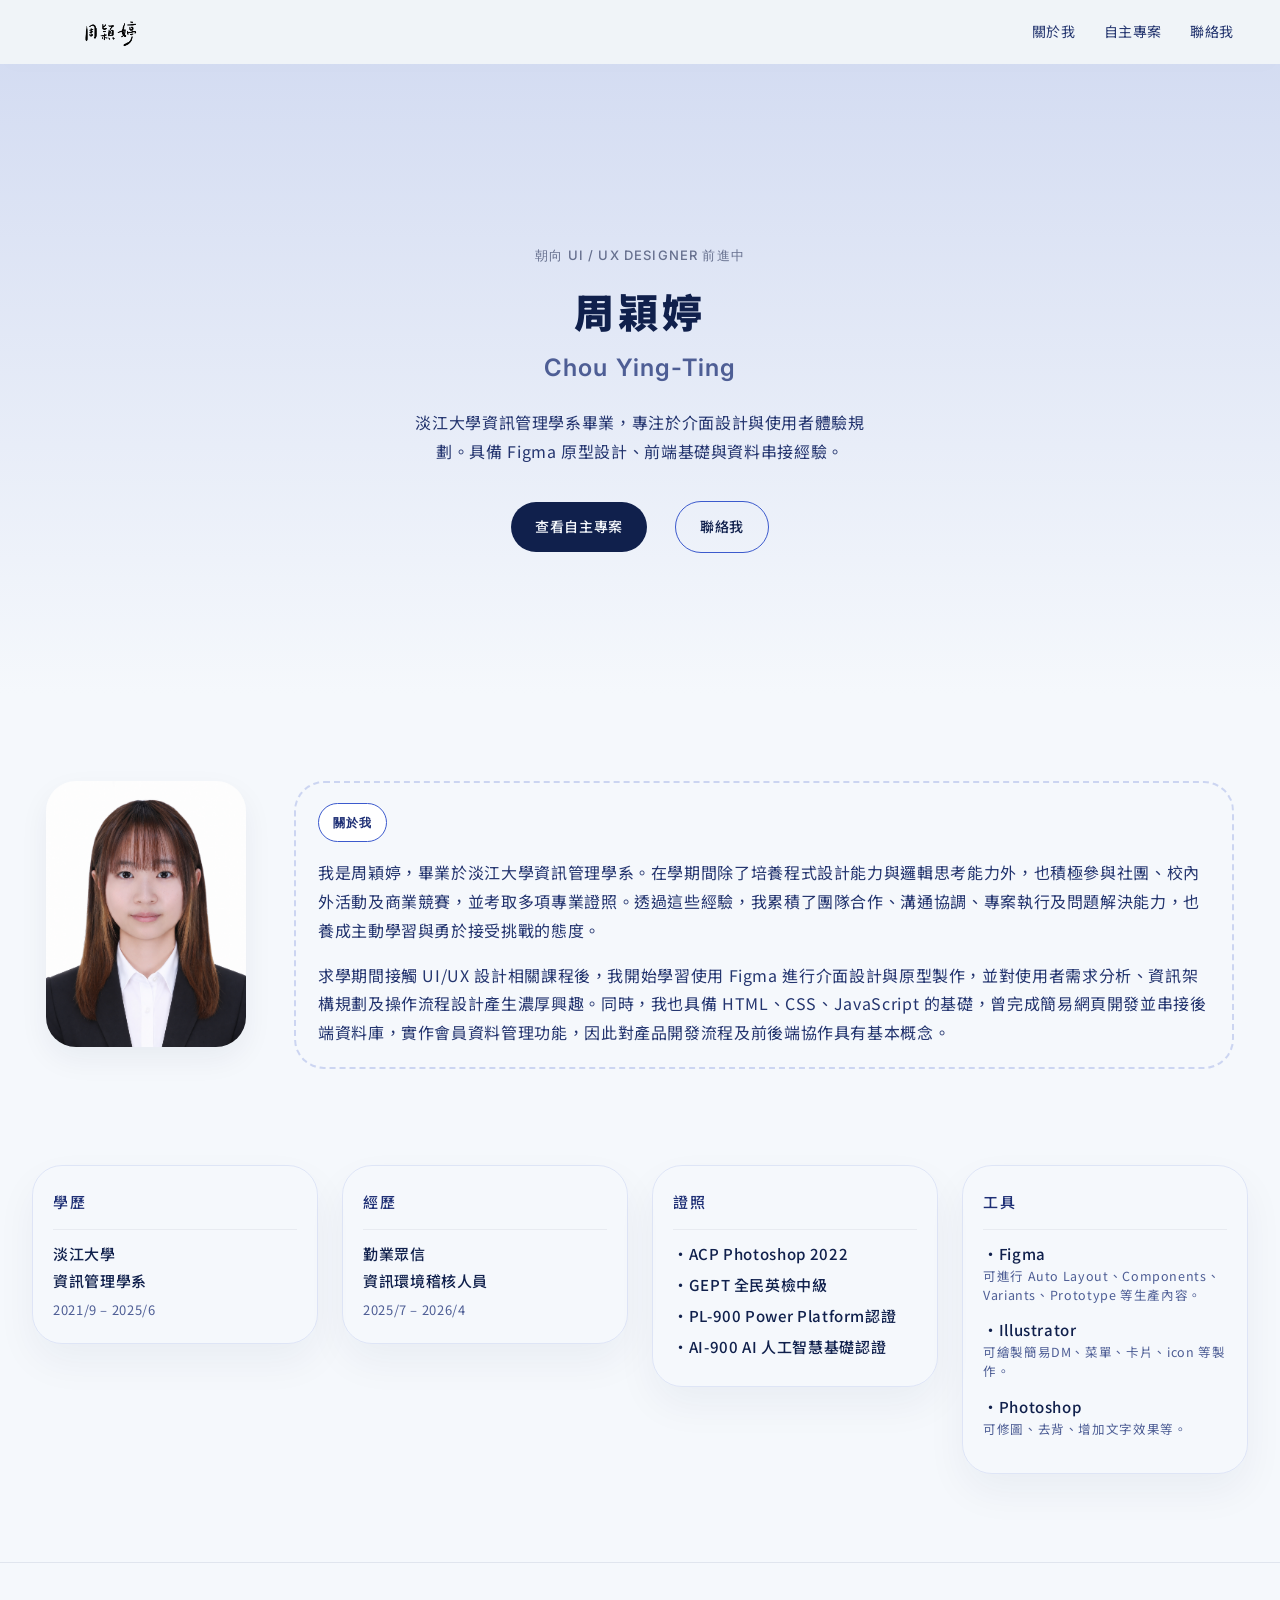
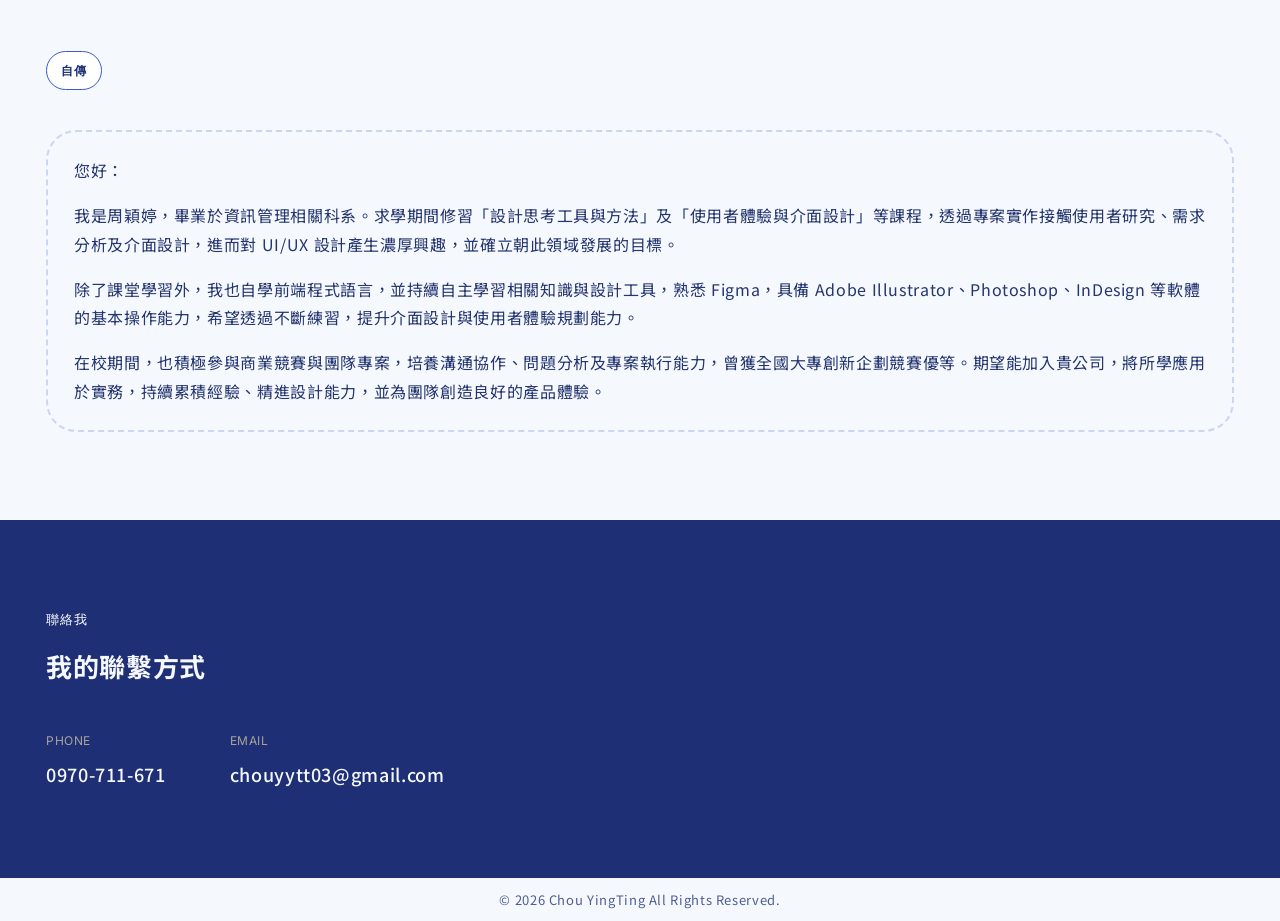
<file: index.html>
<!DOCTYPE html>
<html lang="zh-Hant">
<head>
    <meta charset="UTF-8">
    <meta name="viewport" content="width=device-width, initial-scale=1.0">
    <title>周穎婷 | UI/UX Designer</title>
    <meta name="description" content="周穎婷的作品集，UI/UX 設計、介面設計、使用者體驗">
    <link rel="preconnect" href="https://fonts.googleapis.com">
    <link rel="preconnect" href="https://fonts.gstatic.com" crossorigin>
    <link href="https://fonts.googleapis.com/css2?family=Noto+Sans+TC:wght@400;500;700;900&family=Inter:wght@400;500;600&display=swap" rel="stylesheet">
    <link rel="stylesheet" href="style.css">
</head>
<body>

<header class="nav">
  <div class="nav-inner">
    <a href="#top" class="nav-name">
      <img src="藝術簽名檔.png" alt="周穎婷簽名">
    </a>
    <nav class="nav-links">
      <a href="#about">關於我</a>
      <a href="project.html">自主專案</a>
      <a href="#contact">聯絡我</a>
    </nav>
  </div>
</header>

<main>

  <section id="top" class="hero">
    <div class="hero-inner">
      <p class="eyebrow">朝向 UI / UX Designer 前進中</p>
      <h1>周穎婷<span class="hero-en">Chou Ying-Ting</span></h1>
      <p class="hero-desc">淡江大學資訊管理學系畢業，專注於介面設計與使用者體驗規劃。具備 Figma 原型設計、前端基礎與資料串接經驗。</p>
      <div class="hero-actions">
        <a href="project.html" class="btn btn-primary">查看自主專案</a>
        <a href="#contact" class="btn btn-ghost">聯絡我</a>
      </div>
    </div>
  </section>

  <section id="about" class="section">
    <div class="section-inner about-grid">
      <div class="about-photo">
        <div class="photo-frame">
          <img src="履歷照.PNG" alt="周穎婷" onerror="this.parentElement.classList.add('photo-fallback')">
        </div>
      </div>
      <div class="about-content">
        <p class="eyebrow">關於我</p>
        <p>我是周穎婷，畢業於淡江大學資訊管理學系。在學期間除了培養程式設計能力與邏輯思考能力外，也積極參與社團、校內外活動及商業競賽，並考取多項專業證照。透過這些經驗，我累積了團隊合作、溝通協調、專案執行及問題解決能力，也養成主動學習與勇於接受挑戰的態度。</p>
        <p>求學期間接觸 UI/UX 設計相關課程後，我開始學習使用 Figma 進行介面設計與原型製作，並對使用者需求分析、資訊架構規劃及操作流程設計產生濃厚興趣。同時，我也具備 HTML、CSS、JavaScript 的基礎，曾完成簡易網頁開發並串接後端資料庫，實作會員資料管理功能，因此對產品開發流程及前後端協作具有基本概念。</p>
      </div>
    </div>

    <div class="info-grid">
      <div class="info-block">
        <h3>學歷</h3>
        <p class="info-main">淡江大學<br>資訊管理學系</p>
        <p class="info-sub">2021/9 – 2025/6</p>
      </div>
      <div class="info-block">
        <h3>經歷</h3>
        <p class="info-main">勤業眾信<br>資訊環境稽核人員</p>
        <p class="info-sub">2025/7 – 2026/4</p>
      </div>
      <div class="info-block">
        <h3>證照</h3>
        <p class="info-main">·ACP Photoshop 2022</p>
        <p class="info-main">·GEPT 全民英檢中級</p>
        <p class="info-main">·PL-900 Power Platform認證</p>
        <p class="info-main">·AI-900 AI 人工智慧基礎認證</p>
      </div>
      <div class="info-block">
        <h3>工具</h3>
        <ul class="tool-list">
          <li><strong>·Figma</strong><span>可進行 Auto Layout、Components、Variants、Prototype 等生產內容。</span></li>
          <li><strong>·Illustrator</strong><span>可繪製簡易DM、菜單、卡片、icon 等製作。</span></li>
          <li><strong>·Photoshop</strong><span>可修圖、去背、增加文字效果等。</span></li>
        </ul>
      </div>
    </div>
  </section>

  <!-- 自主專案已移至 project.html -->

  <section id="letter" class="section">
    <div class="section-inner letter-grid">
      <p class="eyebrow letter-eyebrow">自傳</p>
      <div class="letter-content">
        <p>您好：</p>
        <p>我是周穎婷，畢業於資訊管理相關科系。求學期間修習「設計思考工具與方法」及「使用者體驗與介面設計」等課程，透過專案實作接觸使用者研究、需求分析及介面設計，進而對 UI/UX 設計產生濃厚興趣，並確立朝此領域發展的目標。</p>
        <p>除了課堂學習外，我也自學前端程式語言，並持續自主學習相關知識與設計工具，熟悉 Figma，具備 Adobe Illustrator、Photoshop、InDesign 等軟體的基本操作能力，希望透過不斷練習，提升介面設計與使用者體驗規劃能力。</p>
        <p>在校期間，也積極參與商業競賽與團隊專案，培養溝通協作、問題分析及專案執行能力，曾獲全國大專創新企劃競賽優等。期望能加入貴公司，將所學應用於實務，持續累積經驗、精進設計能力，並為團隊創造良好的產品體驗。</p>
      </div>
    </div>
  </section>

</main>

<footer id="contact" class="contact">
  <div class="section-inner contact-inner">
    <p class="eyebrow">聯絡我</p>
    <h2>我的聯繫方式</h2>
    <div class="contact-grid">
      <a href="tel:0970711671" class="contact-item">
        <span class="contact-label">Phone</span>
        <span class="contact-value">0970-711-671</span>
      </a>
      <a href="mailto:chouyytt03@gmail.com" class="contact-item">
        <span class="contact-label">Email</span>
        <span class="contact-value">chouyytt03@gmail.com</span>
      </a>
    </div>
  </div>
</footer>

  <div class="footer-copy">© 2026 Chou YingTing All Rights Reserved.</div>

<script src="script.js"></script>
</body>
</html>
</file>
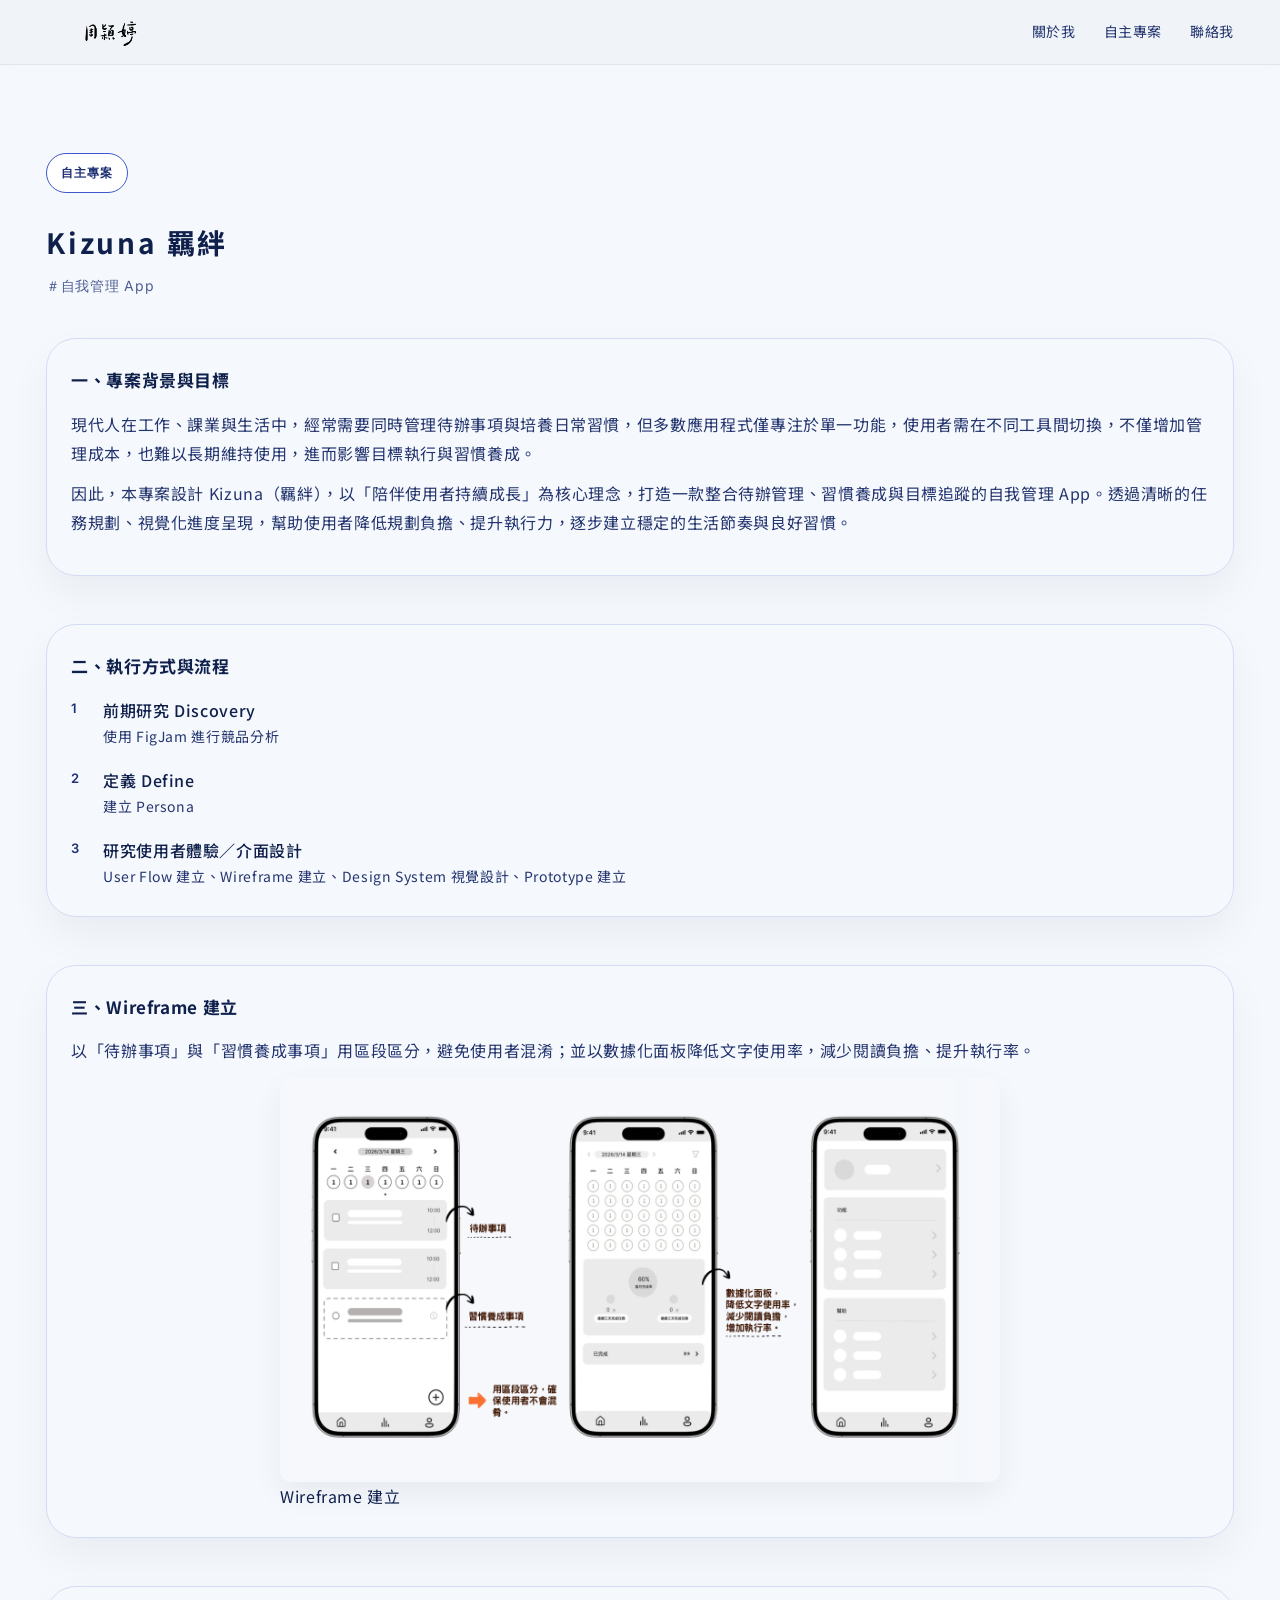
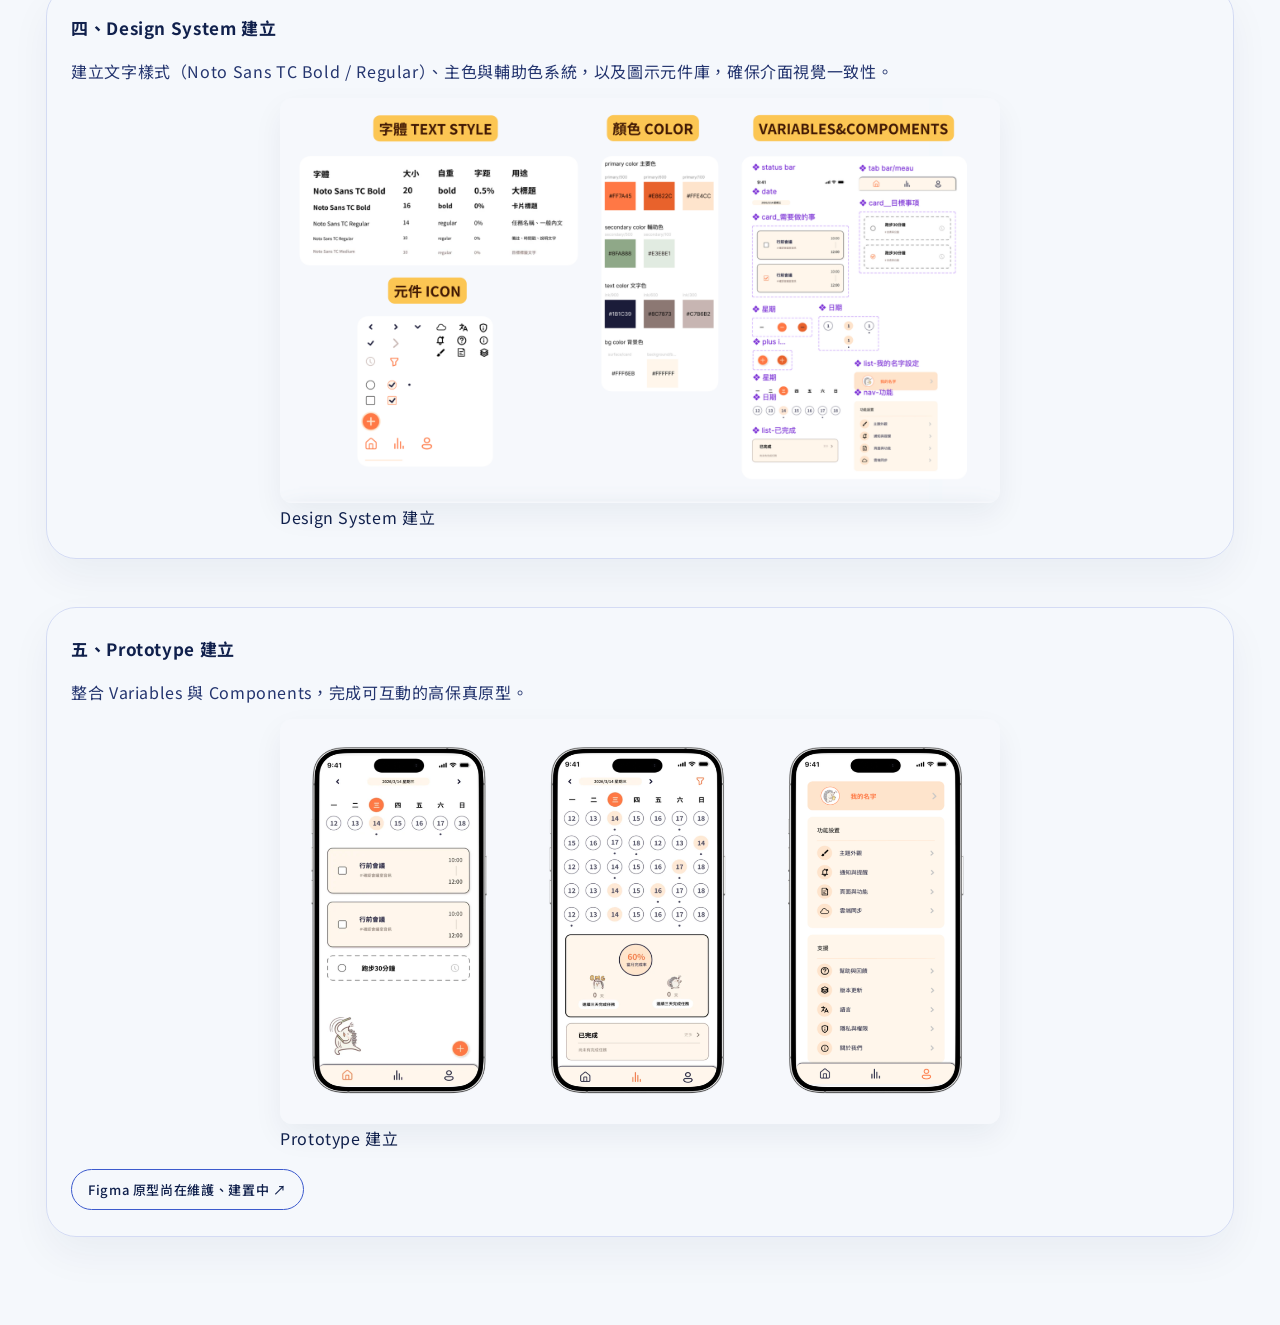
<file: project.html>
<!DOCTYPE html>
<html lang="zh-Hant">
<head>
  <meta charset="UTF-8">
  <meta name="viewport" content="width=device-width, initial-scale=1.0">
  <title>Kizuna 羈絆 — 自主專案</title>
  <link href="https://fonts.googleapis.com/css2?family=Noto+Sans+TC:wght@400;500;700;900&family=Inter:wght@400;500;600&display=swap" rel="stylesheet">
  <link rel="stylesheet" href="style.css">
</head>
<body>
<header class="nav">
  <div class="nav-inner">
    <a href="index.html" class="nav-name">
      <img src="藝術簽名檔.png" alt="周穎婷簽名">
    </a>
    <nav class="nav-links">
      <a href="index.html#about">關於我</a>
      <a href="index.html#project">自主專案</a>
      <a href="index.html#contact">聯絡我</a>
    </nav>
  </div>
</header>
<main>
  <section id="project" class="section section-alt">
    <div class="section-inner">
      <p class="eyebrow">自主專案</p>
      <h2 class="project-title">Kizuna 羈絆 <span class="project-sub">＃自我管理 App</span></h2>

      <div class="project-block">
        <h3>一、專案背景與目標</h3>
        <p>現代人在工作、課業與生活中，經常需要同時管理待辦事項與培養日常習慣，但多數應用程式僅專注於單一功能，使用者需在不同工具間切換，不僅增加管理成本，也難以長期維持使用，進而影響目標執行與習慣養成。</p>
        <p>因此，本專案設計 Kizuna（羈絆），以「陪伴使用者持續成長」為核心理念，打造一款整合待辦管理、習慣養成與目標追蹤的自我管理 App。透過清晰的任務規劃、視覺化進度呈現，幫助使用者降低規劃負擔、提升執行力，逐步建立穩定的生活節奏與良好習慣。</p>
      </div>

      <div class="project-block">
        <h3>二、執行方式與流程</h3>
        <ol class="process-list">
          <li>
            <span class="process-label">前期研究 Discovery</span>
            <span class="process-desc">使用 FigJam 進行競品分析</span>
          </li>
          <li>
            <span class="process-label">定義 Define</span>
            <span class="process-desc">建立 Persona</span>
          </li>
          <li>
            <span class="process-label">研究使用者體驗／介面設計</span>
            <span class="process-desc">User Flow 建立、Wireframe 建立、Design System 視覺設計、Prototype 建立</span>
          </li>
        </ol>
      </div>

      <div class="project-block">
        <h3>三、Wireframe 建立</h3>
        <p>以「待辦事項」與「習慣養成事項」用區段區分，避免使用者混淆；並以數據化面板降低文字使用率，減少閱讀負擔、提升執行率。</p>
        <div class="wireframe-gallery">
          <figure>
            <img src="assects/Wireframe 建立.png" class="wireframe-img">
            <figcaption>Wireframe 建立</figcaption>
          </figure>
        </div>
      </div>

      <div class="project-block">
        <h3>四、Design System 建立</h3>
        <p>建立文字樣式（Noto Sans TC Bold / Regular）、主色與輔助色系統，以及圖示元件庫，確保介面視覺一致性。</p>
        <div class="wireframe-gallery">
          <figure>
            <img src="assects/Design System 建立.png" class="wireframe-img" alt="Design System 建立">
            <figcaption>Design System 建立</figcaption>
          </figure>
        </div>
      </div>

      <div class="project-block">
        <h3>五、Prototype 建立</h3>
        <p>整合 Variables 與 Components，完成可互動的高保真原型。</p>
        <div class="wireframe-gallery">
          <figure>
            <img src="assects/Prototype 建立.png" class="wireframe-img" alt="Prototype 建立">
            <figcaption>Prototype 建立</figcaption>
          </figure>
        </div>
        <a href="#" class="btn btn-ghost small"> Figma 原型尚在維護、建置中 ↗</a>
      </div>
    </div>
  </section>
</main>
<script src="script.js"></script>
</body>
</html>
</file>
<file: style.css>
:root {
  --bg: #f5f8fc;
  --surface: #E5F0FF;
  --border: #3C5ACD;
  --text-primary: #10204C;
  --text-secondary: #24356F;
  --text-muted: #4E5E95;
  --accent: #2E49B0;
  --accent-dark: #1E2F75;
  --font-cjk: "Noto Sans TC", sans-serif;
  --font-en: "Inter", sans-serif;
  --max-width: 1220px; 
}

* { box-sizing: border-box; margin: 0; padding: 0; }

html { scroll-behavior: smooth; }

body {
  font-family: var(--font-cjk);
  background: var(--bg);
  color: var(--text-primary);
  line-height: 1.8;
  font-size: 16px;
  letter-spacing: 0.04em;
}

a { color: inherit; text-decoration: none; }

.section-inner, .nav-inner, .hero-inner, .contact-inner {
  max-width: var(--max-width);
  margin: 0 auto;
  padding: 0 16px; 
}

/* Nav */
.nav {
  position: sticky;
  top: 0;
  background: rgba(239, 243, 248, 0.92);
  backdrop-filter: blur(6px);
  box-shadow: 0 8px 20px rgba(16, 32, 76, 0.009);
  z-index: 10;
}
.nav-inner {
  display: flex;
  justify-content: space-between;
  align-items: center;
  height: 64px;
}
.nav-name {
  display: inline-flex;
  align-items: center;
  font-weight: 700;
  font-size: 16px;
  letter-spacing: 0.02em;
}
.nav-name img {
  display: block;
  max-height: 58px;
  width: auto;
}
.nav-links { display: flex; gap: 28px; }
.nav-links a {
  font-size: 14px;
  color: var(--text-secondary);
  transition: color 0.15s ease;
}
.nav-links a:hover { color: var(--accent-dark); }

/* Hero */
.hero {
  position: relative;
  display: flex;
  flex-direction: column;
  justify-content: center;
  align-items: center;
  padding: 180px 0 140px;
  /* overflow: hidden; */
  background: linear-gradient(to bottom, rgba(61,94,196,0.18) 0%, var(--bg) 100%);
  text-align: center;
}
.eyebrow { 
  font-family: var(--font-en);
  font-size: 13px;
  font-weight: 500;
  letter-spacing: 0.09em;
  text-transform: uppercase;
  color: rgba(55, 66, 103, 0.72);
  margin-bottom: 12px;
}
.hero h1 {
  font-size: 40px;
  font-weight: 900;
  line-height: 1.6;
  margin-bottom: 20px;
  letter-spacing: 0.1em;
}
.hero-en {
  display: block;
  font-family: var(--font-en);
  font-size: 24px;
  font-weight: 600;
  color: var(--text-muted);
  letter-spacing: 0.05em;
  margin-top: 6px;
}
.hero-desc {
  font-size: 16px;
  color: var(--text-secondary);
  max-width: 480px;
  margin-bottom: 36px;
}
.hero-actions { display: flex; gap: 28px; justify-content: center; align-items: center; flex-wrap: wrap; }

#about .eyebrow,
#project .eyebrow,
#letter .eyebrow {
  font-size: 12px;
  font-weight: 700;
  letter-spacing: 0.08em;
  border: 1px solid var(--border);
  border-radius: 30px;
  padding: 8px 14px;
  display: inline-flex;
  align-items: center;
  background: rgba(255, 255, 255, 0.96);
  color: var(--accent-dark);
  margin-bottom: 16px;
}

/* Buttons */
.btn {
  display: inline-block;
  padding: 12px 24px;
  border-radius: 30px;
  font-size: 14px;
  font-weight: 500;
  transition: all 0.15s ease;
}
.btn-primary {
  background: var(--text-primary);
  color: var(--bg);
}
.btn-primary:hover { background: var(--accent-dark); }
.btn-ghost {
  border: 1px solid var(--border);
  color: var(--text-primary);
}
.btn-ghost:hover { border-color: var(--text-primary); }
.btn.small { padding: 8px 16px; font-size: 13px; margin-top: 16px; }

/* Sections */
.section { padding: 88px 0; }
.section-alt { background: var(--bg-alt); }

/* Make the project section use the main page background and add a subtle top divider */
#project {
  background: #f5f8fc;
  border-top: 1px solid rgba(11, 39, 104, 0.09);
}

/* About */
.about-grid {
  display: grid;
  grid-template-columns: 200px 1fr;
  gap: 48px;
  margin-bottom: 64px;
}
.about-photo {
  position: relative;
}
.photo-frame {
  width: 100%;
  aspect-ratio: 3/4; 
  border-radius: 30px;
  overflow: hidden;/* 確保圖片不會超出邊界 */
  background: var(--bg-alt);/* 背景色，當圖片尚未載入時顯示 */
  box-shadow: 0 12px 30px rgba(16,32,76,0.06);
}
.photo-frame img { width: 100%; height: 100%; object-fit: cover; display: block; }
.photo-fallback img { display: none; }
.about-content { 
  border: 2px dashed rgba(60,90,205,0.22);
  padding: 20px 22px;
  border-radius: 30px;
}
.about-content p { color: var(--text-secondary); margin-bottom: 16px; }
.about-content p:last-child { margin-bottom: 0; }

.info-grid {
  display: grid;
  grid-template-columns: repeat(4, 1fr);
  gap: 24px;
  padding: 32px 32px 0;
  align-items: start;
}
.info-block {
  background: linear-gradient(to top right, rgba(30,47,117,0.12) 0%, rgba(61,94,196,0.06) 40%, var(--bg-alt) 100%);
  border: 1px solid rgba(60,90,205,0.12);
  border-radius: 30px;
  padding: 22px 20px;
  box-shadow: 0 18px 40px rgba(16, 32, 76, 0.05);
}
.info-block h3 {
  font-size: 15px;
  font-weight: 500;
  color: var(--accent-dark);
  letter-spacing: 0.1em;
  margin-bottom: 14px;
}
.info-block h3 + .info-main,
.info-block h3 + .tool-list {
  border-top: 1px solid rgba(16,32,76,0.06);
  padding-top: 10px;
  margin-top: 6px;
}
.info-main { font-size: 15px; font-weight: 500; margin-bottom: 4px; }
.info-sub { font-size: 13px; color: var(--text-muted); }
.tool-list {
  list-style: none;
  margin: 0;
  padding: 0;
}
.info-block .tool-list li {
  margin-bottom: 12px;
}
.tool-list strong { display: block; font-size: 15px; font-weight: 500; }
.tool-list span { display: block; font-size: 12.5px; color: var(--text-muted); line-height: 1.5; }

/* Project */
.project-title {
  font-size: 28px;
  font-weight: 700;
  margin: 8px 0 40px;
  letter-spacing: 0.1em;
}

/* Divider between project and letter */
#letter {
  border-top: 1px solid rgba(11, 39, 104, 0.09);
}
.project-sub {
  display: block;
  font-family: var(--font-en);
  font-size: 14px;
  font-weight: 400;
  color: var(--text-muted);
  margin-top: 6px;
  letter-spacing: 0.05em;
}
.project-block {
  margin-bottom: 48px;
  background: linear-gradient(to top right, rgba(30,47,117,0.12) 0%, rgba(61,94,196,0.06) 40%, var(--bg-alt) 100%);
  border: 1px solid rgba(60,90,205,0.18);
  border-radius: 30px;
  padding: 26px 24px;
  box-shadow: 0 18px 40px rgba(16, 32, 76, 0.05);
  cursor: pointer;
  transition: transform 0.2s ease, box-shadow 0.2s ease, border-color 0.2s ease;
}
.project-block:hover {
  transform: translateY(-3px);
  box-shadow: 0 24px 50px rgba(16, 32, 76, 0.09);
  border-color: rgba(60,90,205,0.3);
}
.project-block:last-child { margin-bottom: 0; }
.project-block h3 {
  font-size: 17px;
  font-weight: 700;
  margin-bottom: 14px;
}
.project-block p {
  color: var(--text-secondary);
  margin-bottom: 12px;
}
.process-list {
  list-style: none;
  counter-reset: step;
  display: flex;
  flex-direction: column;
  gap: 16px;
}
.process-list li {
  counter-increment: step;
  padding-left: 32px;
  position: relative;
}
.process-list li::before {
  content: counter(step);
  position: absolute;
  left: 0;
  top: 1px;
  font-family: var(--font-en);
  font-size: 13px;
  font-weight: 600;
  color: var(--accent-dark);
  letter-spacing: 0.05em;
}
.process-label { display: block; font-weight: 500; }
.process-desc { display: block; font-size: 14px; color: var(--text-secondary); }
.asset-placeholder {
  border: 1px dashed var(--border);
  border-radius: 6px;
  padding: 40px 20px;
  text-align: center;
  color: var(--text-muted);
  font-size: 13px;
  background: var(--surface);
  margin-top: 8px;
}

/* Wireframe (single) styling */
.wireframe-gallery {
  display: flex;
  justify-content: center;
  align-items: center;
  margin-top: 12px;
}
.wireframe-gallery .pdf-embed {
  width: 360px;
  max-width: 100%;
  height: auto;
  aspect-ratio: 9 / 16;
  border: 1px solid rgba(16,32,76,0.06);
  border-radius: 12px;
  box-shadow: 0 12px 30px rgba(16,32,76,0.06);
  display: block;
}
.wireframe-gallery img, .wireframe-gallery .wireframe-img {
  width: 720px;
  max-width: 100%;
  height: auto;
  aspect-ratio: 16 / 9; 
  border-radius: 12px;
  box-shadow: 0 12px 30px rgba(16,32,76,0.06);
  display: block;
}

/* Letter */
.letter-grid {
  display: grid;
  grid-template-columns: 1fr;
  gap: 24px;
}
.letter-eyebrow {
  display: inline-flex;
  justify-self: start;
  width: auto;
  margin-bottom: 0;
  align-self: start;
  border-radius: 30px;
}
.letter-content {
  border: 2px dashed rgba(60,90,205,0.22);
  border-radius: 30px;
  padding: 24px 26px;
  background: rgba(255,255,255,0.02);
}
.letter-content p { color: var(--text-secondary); margin-bottom: 16px; width: 100%; }
.letter-content p:last-child { margin-bottom: 0; }

/* Contact */
.contact {
  background: var(--accent-dark);
  color: var(--bg);
  padding: 88px 0;
}
.contact .eyebrow { color: #FFFFFF; }
.contact h2 { font-size: 26px; font-weight: 700; margin-bottom: 40px; }
.contact-grid { display: flex; gap: 64px; flex-wrap: wrap; }
.contact-item { display: block; }
.contact-label {
  display: block;
  font-family: var(--font-en);
  font-size: 12px;
  letter-spacing: 0.05em;
  text-transform: uppercase;
  color: #A8A49A;
  margin-bottom: 6px;
}
.contact-value { font-size: 18px; font-weight: 500; }
.contact-item:hover .contact-value { color: #fffbf4; }

/* Responsive */
@media (max-width: 720px) {
  .about-grid { grid-template-columns: 1fr; }
  .about-photo { max-width: 200px; }
  .info-grid { grid-template-columns: 1fr; row-gap: 40px; }
  .letter-grid { grid-template-columns: 1fr; }
  .hero h1 { font-size: 32px; }
  .hero-en { font-size: 16px; }
  .hero-mark { display: none; }
  .nav-links { gap: 16px; }
}

@media (prefers-reduced-motion: reduce) {
  html { scroll-behavior: auto; }
  * { transition: none !important; }
}
.footer-copy {
  margin: 10px;
  text-align: center;
  font-size: 13px;
  color: var(--text-muted);
}
a:focus-visible, .btn:focus-visible {
  outline: 2px solid var(--accent);
  outline-offset: 2px;
}
</file>
